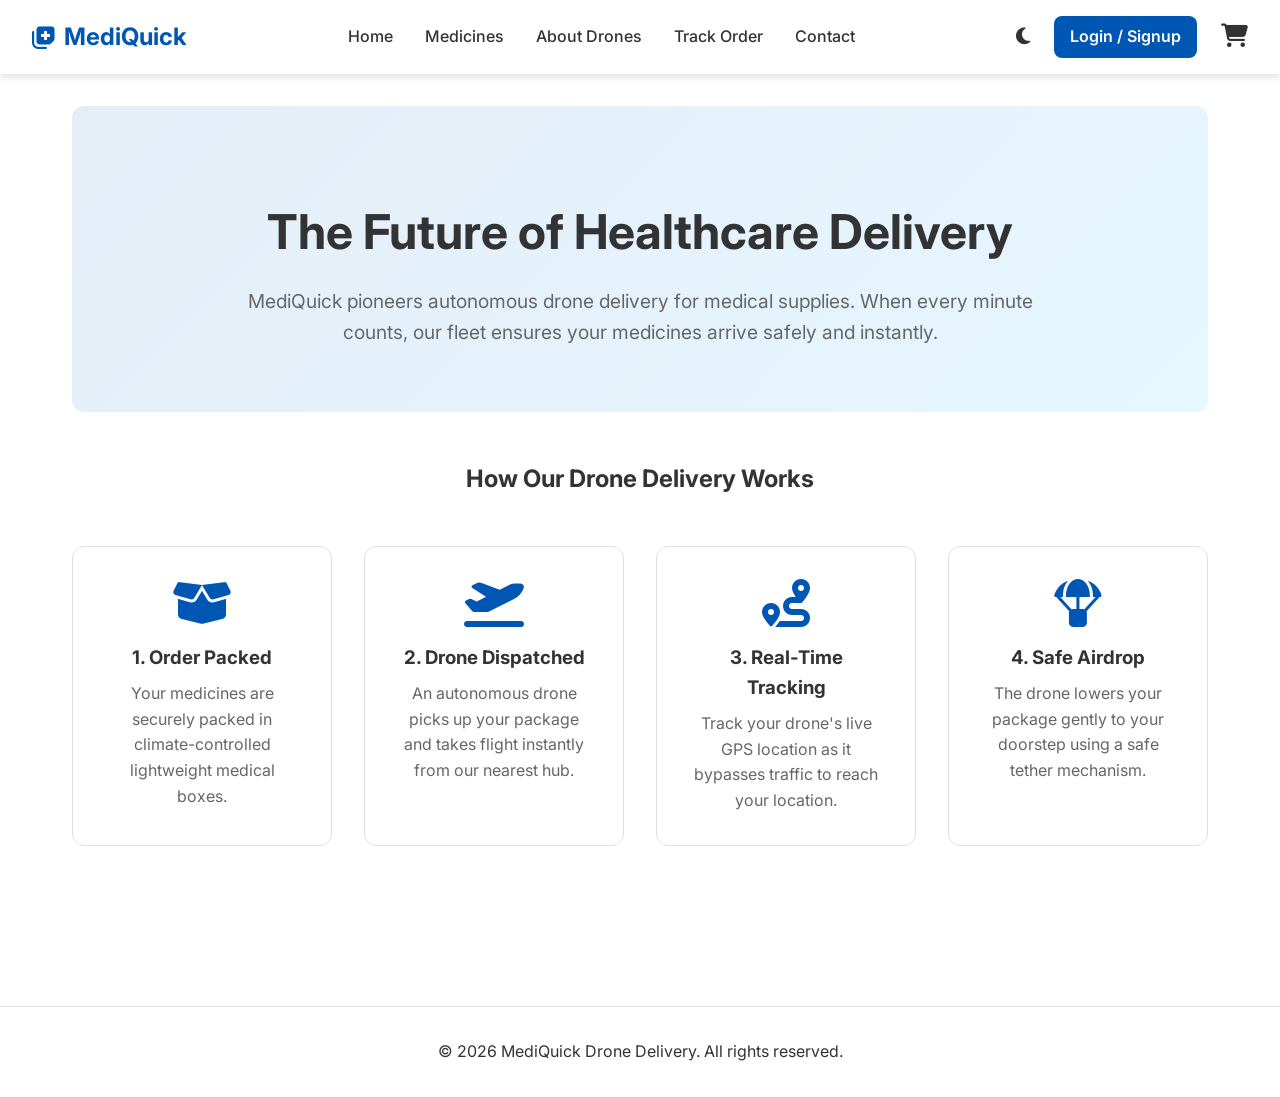
<file: about.html>
<!DOCTYPE html>
<html lang="en">
<head>
    <meta charset="UTF-8">
    <meta name="viewport" content="width=device-width, initial-scale=1.0">
    <title>About Drone Delivery - MediQuick</title>
    <link rel="stylesheet" href="https://cdnjs.cloudflare.com/ajax/libs/font-awesome/6.4.0/css/all.min.css">
    <link href="https://fonts.googleapis.com/css2?family=Inter:wght@400;500;600;700&display=swap" rel="stylesheet">
    <link rel="stylesheet" href="css/style.css">
</head>
<body>
    <nav class="navbar">
        <a href="index.html" class="logo">
            <i class="fas fa-notes-medical"></i> MediQuick
        </a>
        <div class="menu-toggle" id="mobile-menu">
            <i class="fas fa-bars"></i>
        </div>
        <div class="nav-links" id="nav-links">
            <a href="index.html">Home</a>
            <a href="products.html">Medicines</a>
            <a href="about.html">About Drones</a>
            <a href="track.html">Track Order</a>
            <a href="contact.html">Contact</a>
        </div>
        <div class="nav-icons">
            <div id="theme-toggle" class="theme-toggle"><i class="fas fa-moon"></i></div>
            <div id="login-link"></div>
            <a href="cart.html" class="cart-icon-container">
                <i class="fas fa-shopping-cart" style="font-size: 1.5rem;"></i>
                <span class="cart-count">0</span>
            </a>
        </div>
    </nav>

    <div class="container">
        <section class="hero" style="text-align: center; flex-direction: column; padding: 4rem 2rem;">
            <i class="fas fa-drone" style="font-size: 5rem; color: var(--primary-color); margin-bottom: 1.5rem;"></i>
            <h1 style="font-size: 3rem; margin-bottom: 1rem;">The Future of Healthcare Delivery</h1>
            <p style="font-size: 1.2rem; max-width: 800px; margin: 0 auto; color: var(--text-light);">MediQuick pioneers autonomous drone delivery for medical supplies. When every minute counts, our fleet ensures your medicines arrive safely and instantly.</p>
        </section>

        <h2 style="text-align: center; margin-bottom: 3rem;">How Our Drone Delivery Works</h2>
        <div class="products-grid" style="margin-bottom: 4rem;">
            <div class="feature-box">
                <i class="fas fa-box-open feature-icon"></i>
                <h3>1. Order Packed</h3>
                <p style="color: var(--text-light);">Your medicines are securely packed in climate-controlled lightweight medical boxes.</p>
            </div>
            <div class="feature-box">
                <i class="fas fa-plane-departure feature-icon"></i>
                <h3>2. Drone Dispatched</h3>
                <p style="color: var(--text-light);">An autonomous drone picks up your package and takes flight instantly from our nearest hub.</p>
            </div>
            <div class="feature-box">
                <i class="fas fa-route feature-icon"></i>
                <h3>3. Real-Time Tracking</h3>
                <p style="color: var(--text-light);">Track your drone's live GPS location as it bypasses traffic to reach your location.</p>
            </div>
            <div class="feature-box">
                <i class="fas fa-parachute-box feature-icon"></i>
                <h3>4. Safe Airdrop</h3>
                <p style="color: var(--text-light);">The drone lowers your package gently to your doorstep using a safe tether mechanism.</p>
            </div>
        </div>
    </div>

    <footer>
        <p>&copy; 2026 MediQuick Drone Delivery. All rights reserved.</p>
    </footer>

    <div id="toast-container"></div>
    <div id="spinner-overlay">
        <div class="spinner"></div>
    </div>

    <script src="js/products.js"></script>
    <script src="js/script.js"></script>
</body>
</html>
</file>
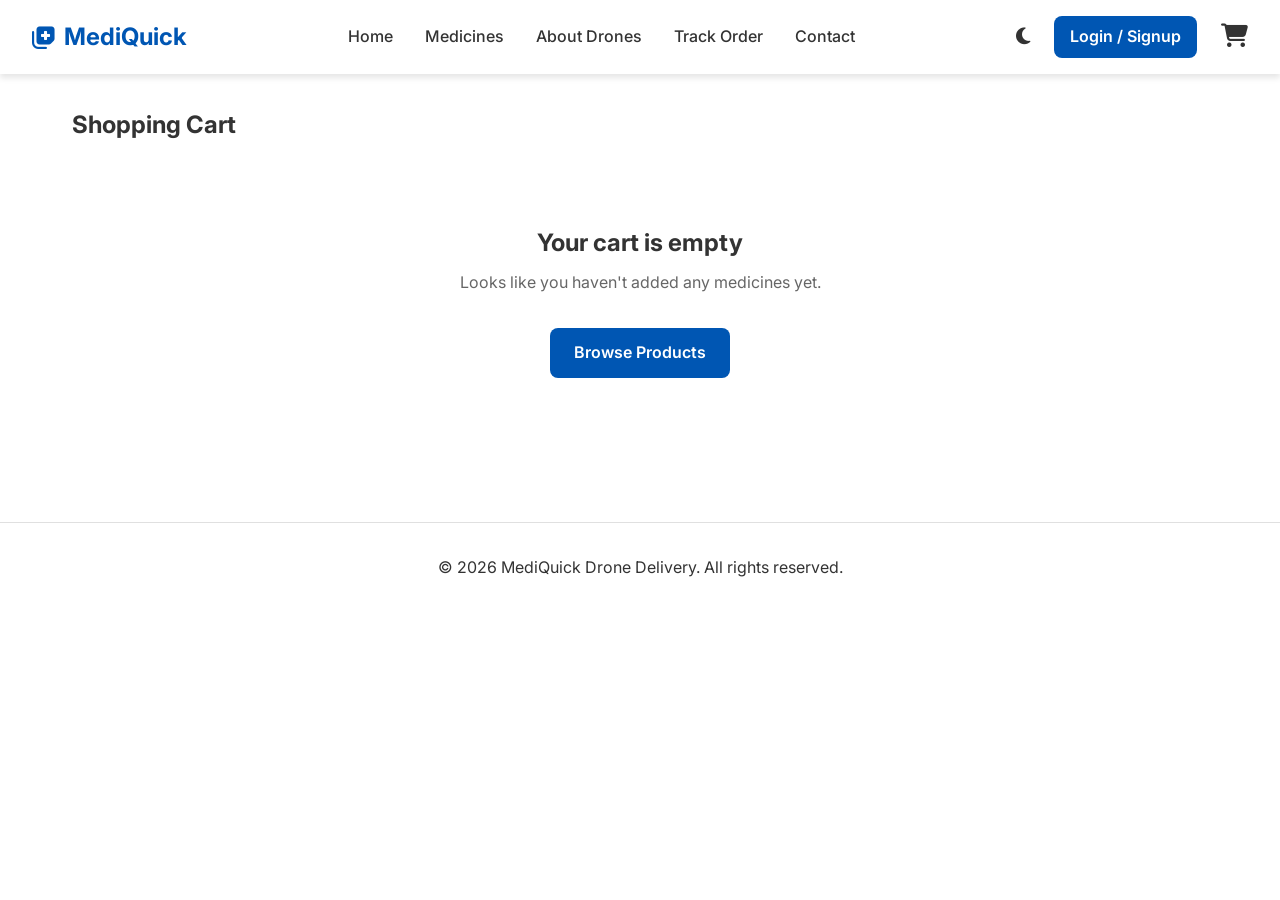
<file: checkout.html>
<!DOCTYPE html>
<html lang="en">
<head>
    <meta charset="UTF-8">
    <meta name="viewport" content="width=device-width, initial-scale=1.0">
    <title>Checkout - MediQuick</title>
    <!-- Font Awesome -->
    <link rel="stylesheet" href="https://cdnjs.cloudflare.com/ajax/libs/font-awesome/6.4.0/css/all.min.css">
    <!-- Google Fonts -->
    <link href="https://fonts.googleapis.com/css2?family=Inter:wght@400;500;600;700&display=swap" rel="stylesheet">
    <link rel="stylesheet" href="css/style.css">
</head>
<body>
    <nav class="navbar">
        <a href="index.html" class="logo">
            <i class="fas fa-notes-medical"></i> MediQuick
        </a>
        <div class="menu-toggle" id="mobile-menu">
            <i class="fas fa-bars"></i>
        </div>
        <div class="nav-links" id="nav-links">
            <a href="index.html">Home</a>
            <a href="products.html">Medicines</a>
            <a href="about.html">About Drones</a>
            <a href="track.html">Track Order</a>
            <a href="contact.html">Contact</a>
        </div>
        <div class="nav-icons">
            <div id="theme-toggle" class="theme-toggle"><i class="fas fa-moon"></i></div>
            <div id="login-link"></div>
            <a href="cart.html" class="cart-icon-container">
                <i class="fas fa-shopping-cart" style="font-size: 1.5rem;"></i>
                <span class="cart-count">0</span>
            </a>
        </div>
    </nav>

    <div class="container">
        <h2>Secure Checkout</h2>
        <div class="checkout-container">
            <div class="checkout-form-section">
                <h3>Shipping Information</h3>
                <form id="checkout-form">
                    <div class="form-group">
                        <label for="checkout-name">Full Name</label>
                        <input type="text" id="checkout-name" class="form-control" required placeholder="John Doe">
                    </div>
                    <div class="form-group">
                        <label for="checkout-email">Email Address</label>
                        <input type="email" id="checkout-email" class="form-control" required placeholder="john@example.com">
                    </div>
                    <div class="form-group">
                        <label for="checkout-phone">Phone Number</label>
                        <input type="tel" id="checkout-phone" class="form-control" required placeholder="+1 234 567 8900">
                    </div>
                    <div class="form-group">
                        <label for="checkout-address">Delivery Address</label>
                        <textarea id="checkout-address" class="form-control" rows="3" required placeholder="123 Health Ave, Medical City..."></textarea>
                    </div>
                    
                    <h3 style="margin-top: 2rem;">Payment Method</h3>
                    <div class="form-group">
                        <div style="border: 1px solid var(--border-color); padding: 1rem; border-radius: 8px; margin-bottom: 1rem;">
                            <label style="margin: 0; font-weight: normal; cursor: pointer; display: flex; align-items: center; gap: 0.5rem;">
                                <input type="radio" name="payment" checked>
                                Credit / Debit Card (Simulated)
                            </label>
                        </div>
                    </div>
                    
                    <button type="submit" class="btn btn-primary" style="width: 100%; font-size: 1.1rem; padding: 1rem;">Place Order & Pay</button>
                </form>
            </div>
            
            <div class="checkout-summary-section">
                <div id="checkout-summary" class="cart-summary">
                    <!-- Populated by JS -->
                </div>
            </div>
        </div>
    </div>

    <footer>
        <p>&copy; 2026 MediQuick Drone Delivery. All rights reserved.</p>
    </footer>

    <div id="toast-container"></div>
    <div id="spinner-overlay">
        <div class="spinner"></div>
    </div>

    <script src="js/products.js"></script>
    <script src="js/script.js"></script>
</body>
</html>
</file>
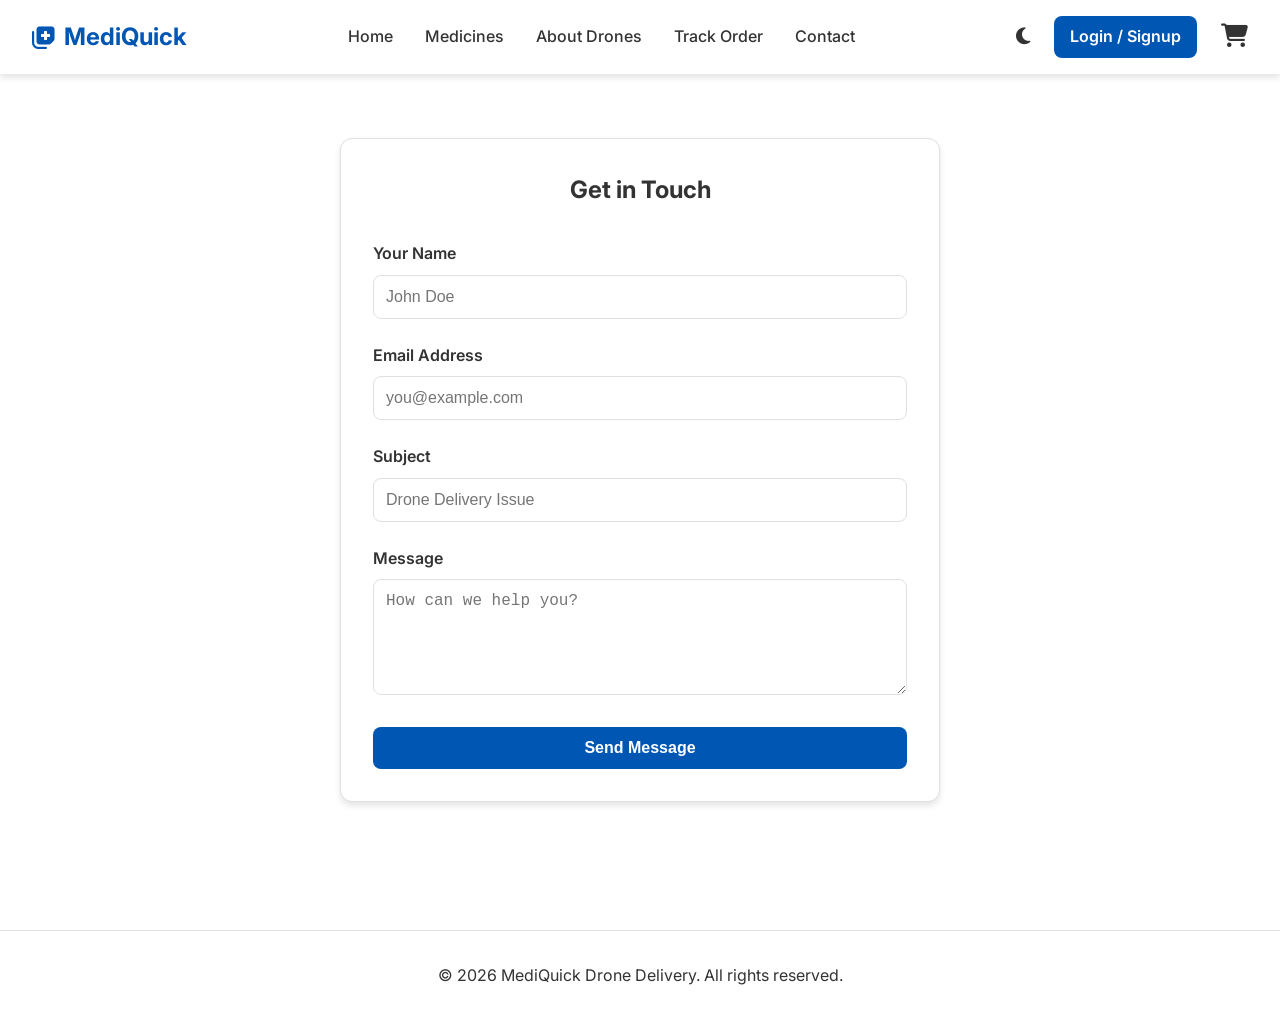
<file: contact.html>
<!DOCTYPE html>
<html lang="en">
<head>
    <meta charset="UTF-8">
    <meta name="viewport" content="width=device-width, initial-scale=1.0">
    <title>Contact Us - MediQuick</title>
    <link rel="stylesheet" href="https://cdnjs.cloudflare.com/ajax/libs/font-awesome/6.4.0/css/all.min.css">
    <link href="https://fonts.googleapis.com/css2?family=Inter:wght@400;500;600;700&display=swap" rel="stylesheet">
    <link rel="stylesheet" href="css/style.css">
</head>
<body>
    <nav class="navbar">
        <a href="index.html" class="logo">
            <i class="fas fa-notes-medical"></i> MediQuick
        </a>
        <div class="menu-toggle" id="mobile-menu">
            <i class="fas fa-bars"></i>
        </div>
        <div class="nav-links" id="nav-links">
            <a href="index.html">Home</a>
            <a href="products.html">Medicines</a>
            <a href="about.html">About Drones</a>
            <a href="track.html">Track Order</a>
            <a href="contact.html">Contact</a>
        </div>
        <div class="nav-icons">
            <div id="theme-toggle" class="theme-toggle"><i class="fas fa-moon"></i></div>
            <div id="login-link"></div>
            <a href="cart.html" class="cart-icon-container">
                <i class="fas fa-shopping-cart" style="font-size: 1.5rem;"></i>
                <span class="cart-count">0</span>
            </a>
        </div>
    </nav>

    <div class="container">
        <div class="auth-container" style="max-width: 600px; margin: 2rem auto;">
            <h2 style="text-align: center; margin-bottom: 2rem;">Get in Touch</h2>
            <form id="contact-form">
                <div class="form-group">
                    <label>Your Name</label>
                    <input type="text" class="form-control" required placeholder="John Doe">
                </div>
                <div class="form-group">
                    <label>Email Address</label>
                    <input type="email" class="form-control" required placeholder="you@example.com">
                </div>
                <div class="form-group">
                    <label>Subject</label>
                    <input type="text" class="form-control" required placeholder="Drone Delivery Issue">
                </div>
                <div class="form-group">
                    <label>Message</label>
                    <textarea class="form-control" rows="5" required placeholder="How can we help you?"></textarea>
                </div>
                <button type="submit" class="btn btn-primary" style="width: 100%;">Send Message</button>
            </form>
        </div>
    </div>

    <footer>
        <p>&copy; 2026 MediQuick Drone Delivery. All rights reserved.</p>
    </footer>

    <div id="toast-container"></div>
    <div id="spinner-overlay">
        <div class="spinner"></div>
    </div>

    <script src="js/products.js"></script>
    <script src="js/script.js"></script>
</body>
</html>
</file>
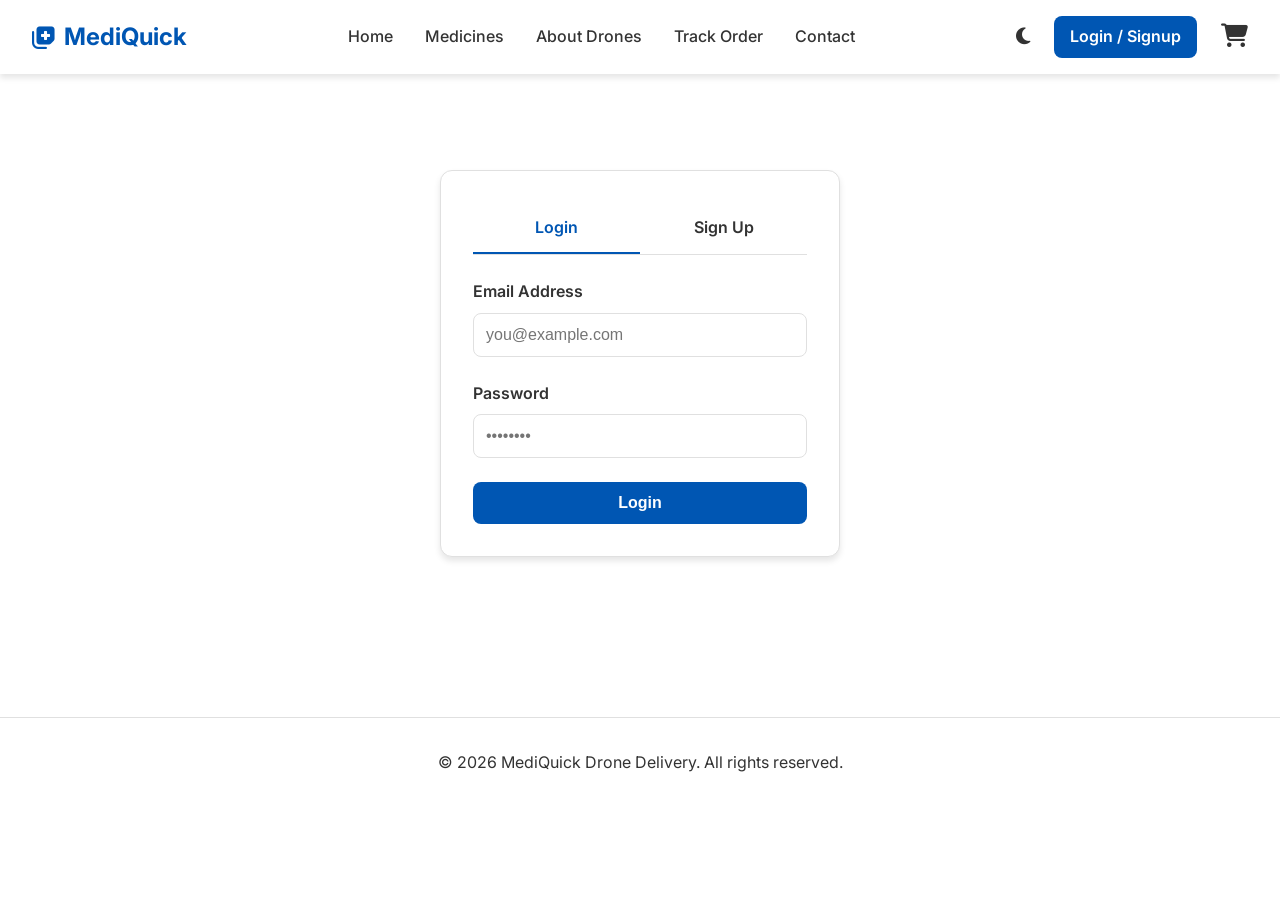
<file: login.html>
<!DOCTYPE html>
<html lang="en">
<head>
    <meta charset="UTF-8">
    <meta name="viewport" content="width=device-width, initial-scale=1.0">
    <title>Login - MediQuick</title>
    <!-- Font Awesome -->
    <link rel="stylesheet" href="https://cdnjs.cloudflare.com/ajax/libs/font-awesome/6.4.0/css/all.min.css">
    <!-- Google Fonts -->
    <link href="https://fonts.googleapis.com/css2?family=Inter:wght@400;500;600;700&display=swap" rel="stylesheet">
    <link rel="stylesheet" href="css/style.css">
</head>
<body>
    <nav class="navbar">
        <a href="index.html" class="logo">
            <i class="fas fa-notes-medical"></i> MediQuick
        </a>
        <div class="menu-toggle" id="mobile-menu">
            <i class="fas fa-bars"></i>
        </div>
        <div class="nav-links" id="nav-links">
            <a href="index.html">Home</a>
            <a href="products.html">Medicines</a>
            <a href="about.html">About Drones</a>
            <a href="track.html">Track Order</a>
            <a href="contact.html">Contact</a>
        </div>
        <div class="nav-icons">
            <div id="theme-toggle" class="theme-toggle"><i class="fas fa-moon"></i></div>
            <div id="login-link"></div>
            <a href="cart.html" class="cart-icon-container">
                <i class="fas fa-shopping-cart" style="font-size: 1.5rem;"></i>
                <span class="cart-count">0</span>
            </a>
        </div>
    </nav>

    <div class="container">
        <div class="auth-container">
            <div class="auth-tabs">
                <div class="auth-tab active" id="tab-login">Login</div>
                <div class="auth-tab" id="tab-signup">Sign Up</div>
            </div>
            
            <form id="form-login">
                <div class="form-group">
                    <label for="login-email">Email Address</label>
                    <input type="email" id="login-email" class="form-control" required placeholder="you@example.com">
                </div>
                <div class="form-group">
                    <label for="login-password">Password</label>
                    <input type="password" id="login-password" class="form-control" required placeholder="••••••••">
                </div>
                <button type="submit" class="btn btn-primary" style="width: 100%;">Login</button>
            </form>

            <form id="form-signup" style="display: none;">
                <div class="form-group">
                    <label for="signup-name">Full Name</label>
                    <input type="text" id="signup-name" class="form-control" required placeholder="John Doe">
                </div>
                <div class="form-group">
                    <label for="signup-email">Email Address</label>
                    <input type="email" id="signup-email" class="form-control" required placeholder="you@example.com">
                </div>
                <div class="form-group">
                    <label for="signup-password">Password</label>
                    <input type="password" id="signup-password" class="form-control" required placeholder="••••••••">
                </div>
                <button type="submit" class="btn btn-primary" style="width: 100%;">Create Account</button>
            </form>
        </div>
    </div>

    <footer>
        <p>&copy; 2026 MediQuick Drone Delivery. All rights reserved.</p>
    </footer>

    <div id="toast-container"></div>
    <div id="spinner-overlay">
        <div class="spinner"></div>
    </div>

    <script src="js/products.js"></script>
    <script src="js/script.js"></script>
</body>
</html>
</file>
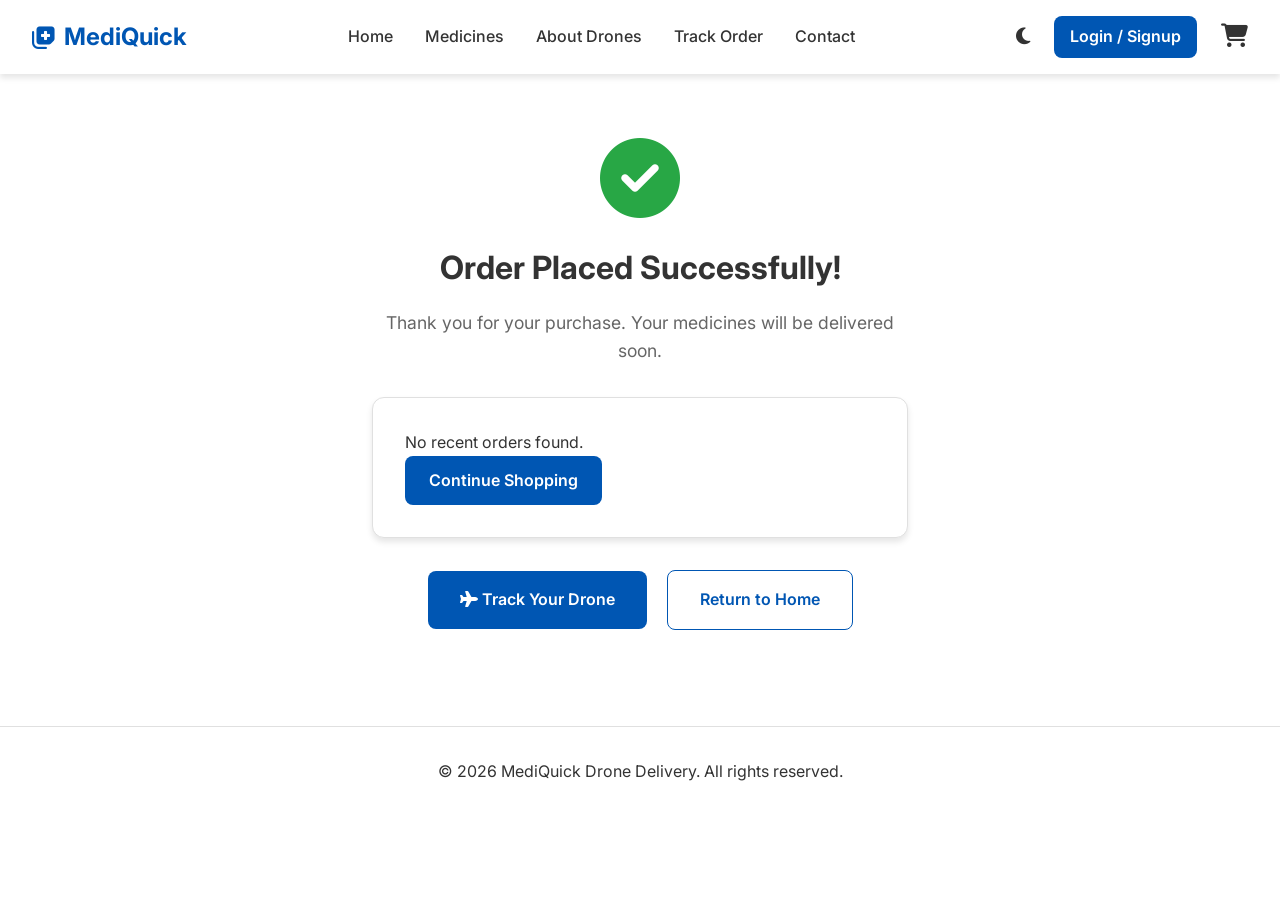
<file: success.html>
<!DOCTYPE html>
<html lang="en">
<head>
    <meta charset="UTF-8">
    <meta name="viewport" content="width=device-width, initial-scale=1.0">
    <title>Order Success - MediQuick</title>
    <!-- Font Awesome -->
    <link rel="stylesheet" href="https://cdnjs.cloudflare.com/ajax/libs/font-awesome/6.4.0/css/all.min.css">
    <!-- Google Fonts -->
    <link href="https://fonts.googleapis.com/css2?family=Inter:wght@400;500;600;700&display=swap" rel="stylesheet">
    <link rel="stylesheet" href="css/style.css">
</head>
<body>
    <nav class="navbar">
        <a href="index.html" class="logo">
            <i class="fas fa-notes-medical"></i> MediQuick
        </a>
        <div class="menu-toggle" id="mobile-menu">
            <i class="fas fa-bars"></i>
        </div>
        <div class="nav-links" id="nav-links">
            <a href="index.html">Home</a>
            <a href="products.html">Medicines</a>
            <a href="about.html">About Drones</a>
            <a href="track.html">Track Order</a>
            <a href="contact.html">Contact</a>
        </div>
        <div class="nav-icons">
            <div id="theme-toggle" class="theme-toggle"><i class="fas fa-moon"></i></div>
            <div id="login-link"></div>
            <a href="cart.html" class="cart-icon-container">
                <i class="fas fa-shopping-cart" style="font-size: 1.5rem;"></i>
                <span class="cart-count">0</span>
            </a>
        </div>
    </nav>

    <div class="container" style="text-align: center; max-width: 600px;">
        <i class="fas fa-check-circle" style="font-size: 5rem; color: var(--success-color); margin-bottom: 1.5rem; margin-top: 2rem;"></i>
        <h1 style="margin-bottom: 1rem;">Order Placed Successfully!</h1>
        <p style="font-size: 1.1rem; color: var(--text-light); margin-bottom: 2rem;">Thank you for your purchase. Your medicines will be delivered soon.</p>
        
        <div style="background-color: var(--card-bg); border: 1px solid var(--border-color); border-radius: 12px; padding: 2rem; text-align: left; margin-bottom: 2rem; box-shadow: var(--shadow);">
            <div id="order-details">
                <!-- Populated by JS -->
            </div>
        </div>

        <div style="margin-top: 2rem;">
            <a href="track.html" class="btn btn-primary" style="padding: 1rem 2rem; margin-right: 1rem;"><i class="fas fa-plane"></i> Track Your Drone</a>
            <a href="index.html" class="btn" style="padding: 1rem 2rem; border: 1px solid var(--primary-color); color: var(--primary-color);">Return to Home</a>
        </div>
    </div>

    <footer>
        <p>&copy; 2026 MediQuick Drone Delivery. All rights reserved.</p>
    </footer>

    <div id="toast-container"></div>
    <div id="spinner-overlay">
        <div class="spinner"></div>
    </div>

    <script src="js/products.js"></script>
    <script src="js/script.js"></script>
</body>
</html>
</file>
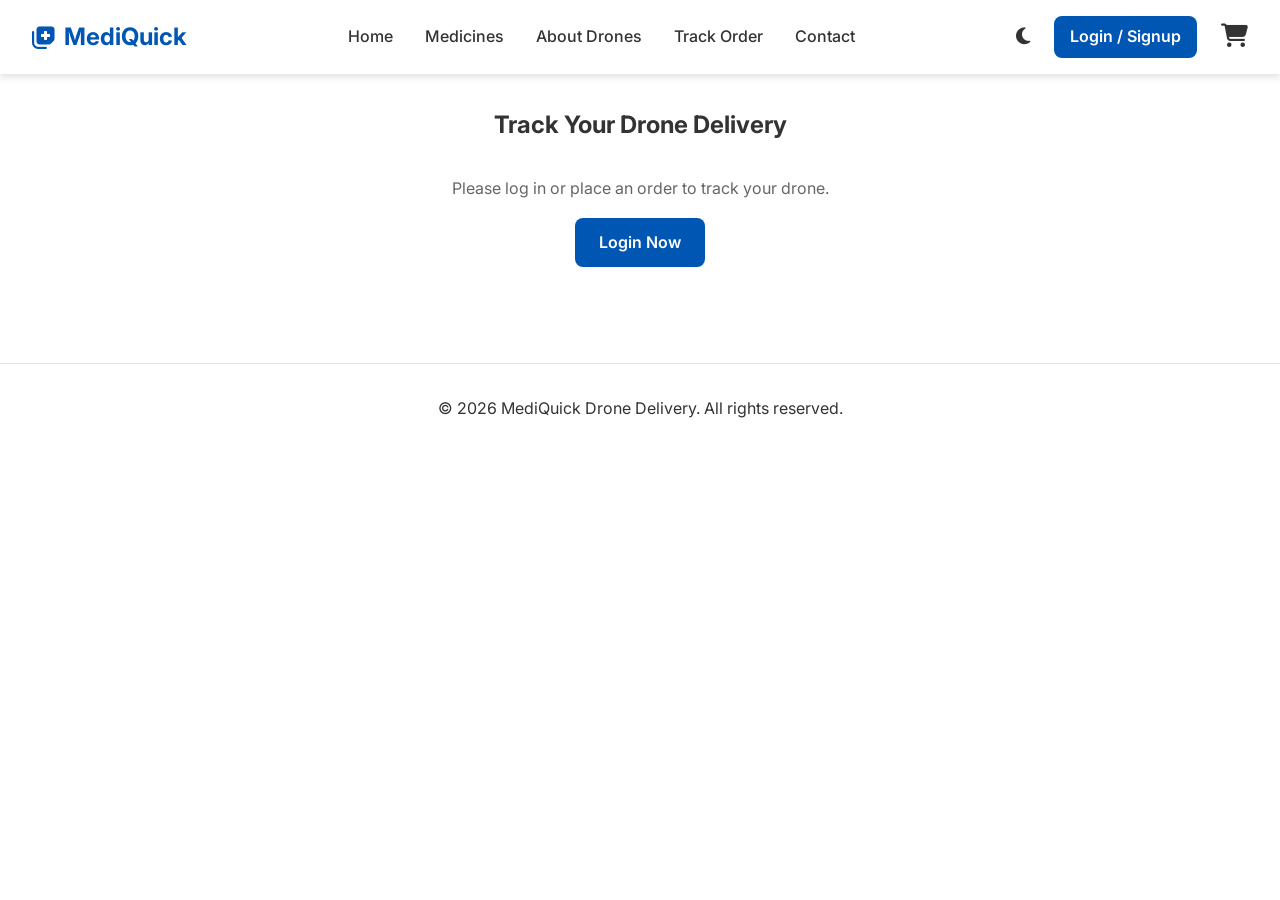
<file: track.html>
<!DOCTYPE html>
<html lang="en">
<head>
    <meta charset="UTF-8">
    <meta name="viewport" content="width=device-width, initial-scale=1.0">
    <title>Track Drone - MediQuick</title>
    <link rel="stylesheet" href="https://cdnjs.cloudflare.com/ajax/libs/font-awesome/6.4.0/css/all.min.css">
    <link href="https://fonts.googleapis.com/css2?family=Inter:wght@400;500;600;700&display=swap" rel="stylesheet">
    <link rel="stylesheet" href="css/style.css">
</head>
<body>
    <nav class="navbar">
        <a href="index.html" class="logo">
            <i class="fas fa-notes-medical"></i> MediQuick
        </a>
        <div class="menu-toggle" id="mobile-menu">
            <i class="fas fa-bars"></i>
        </div>
        <div class="nav-links" id="nav-links">
            <a href="index.html">Home</a>
            <a href="products.html">Medicines</a>
            <a href="about.html">About Drones</a>
            <a href="track.html">Track Order</a>
            <a href="contact.html">Contact</a>
        </div>
        <div class="nav-icons">
            <div id="theme-toggle" class="theme-toggle"><i class="fas fa-moon"></i></div>
            <div id="login-link"></div>
            <a href="cart.html" class="cart-icon-container">
                <i class="fas fa-shopping-cart" style="font-size: 1.5rem;"></i>
                <span class="cart-count">0</span>
            </a>
        </div>
    </nav>

    <div class="container">
        <h2 style="text-align: center; margin-bottom: 2rem;">Track Your Drone Delivery</h2>
        
        <div id="track-login-message" style="text-align: center; display: none;">
            <p style="margin-bottom: 1rem; color: var(--text-light);">Please log in or place an order to track your drone.</p>
            <a href="login.html" class="btn btn-primary">Login Now</a>
        </div>

        <div id="track-content" style="display: none;">
            <div class="tracking-container">
                <div style="display: flex; justify-content: space-between; align-items: center; margin-bottom: 2rem;">
                    <div>
                        <h3 id="track-order-id">Order #---</h3>
                        <p style="color: var(--text-light);" id="track-order-date">Date: ---</p>
                    </div>
                    <div style="text-align: right;">
                        <h4 style="color: var(--primary-color);">Estimated Arrival</h4>
                        <h2 id="track-eta">In 12 mins</h2>
                    </div>
                </div>

                <div class="tracking-status">
                    <div class="tracking-step completed" id="step-1">
                        <div class="step-icon"><i class="fas fa-clipboard-check"></i></div>
                        <p>Order Placed</p>
                    </div>
                    <div class="tracking-step active" id="step-2">
                        <div class="step-icon"><i class="fas fa-box"></i></div>
                        <p>Packed</p>
                    </div>
                    <div class="tracking-step" id="step-3">
                        <div class="step-icon"><i class="fas fa-plane"></i></div>
                        <p>Drone En Route</p>
                    </div>
                    <div class="tracking-step" id="step-4">
                        <div class="step-icon"><i class="fas fa-home"></i></div>
                        <p>Delivered</p>
                    </div>
                </div>

                <div style="background: var(--bg-color); border: 1px solid var(--border-color); border-radius: 8px; height: 300px; display: flex; align-items: center; justify-content: center; position: relative; overflow: hidden;">
                    <iframe width="100%" height="100%" frameborder="0" scrolling="no" marginheight="0" marginwidth="0" src="https://maps.google.com/maps?q=pharmacy&t=&z=13&ie=UTF8&iwloc=&output=embed" style="opacity: 0.7;"></iframe>
                    <div style="position: absolute; top: 50%; left: 50%; transform: translate(-50%, -50%); background: white; padding: 1rem; border-radius: 50%; box-shadow: 0 0 15px rgba(0,0,0,0.2); animation: pulse 2s infinite;">
                        <i class="fas fa-plane" style="color: var(--primary-color); font-size: 2rem;"></i>
                    </div>
                </div>
                <style>
                    @keyframes pulse {
                        0% { box-shadow: 0 0 0 0 rgba(0, 86, 179, 0.4); }
                        70% { box-shadow: 0 0 0 20px rgba(0, 86, 179, 0); }
                        100% { box-shadow: 0 0 0 0 rgba(0, 86, 179, 0); }
                    }
                </style>
            </div>
        </div>
    </div>

    <footer>
        <p>&copy; 2026 MediQuick Drone Delivery. All rights reserved.</p>
    </footer>

    <div id="toast-container"></div>
    <div id="spinner-overlay">
        <div class="spinner"></div>
    </div>

    <script src="js/products.js"></script>
    <script src="js/script.js"></script>
</body>
</html>
</file>
<file: css/style.css>
/* Base Variables */
:root {
    --primary-color: #0056b3;
    --primary-hover: #004494;
    --secondary-color: #f8f9fa;
    --text-color: #333333;
    --text-light: #666666;
    --bg-color: #ffffff;
    --card-bg: #ffffff;
    --border-color: #e0e0e0;
    --success-color: #28a745;
    --danger-color: #dc3545;
    --shadow: 0 4px 6px rgba(0,0,0,0.1);
    --transition: all 0.3s ease;
    --font-family: 'Inter', sans-serif;
}

/* Dark Mode Variables */
[data-theme="dark"] {
    --primary-color: #3b82f6;
    --primary-hover: #60a5fa;
    --secondary-color: #1f2937;
    --text-color: #f3f4f6;
    --text-light: #9ca3af;
    --bg-color: #111827;
    --card-bg: #1f2937;
    --border-color: #374151;
    --shadow: 0 4px 6px rgba(0,0,0,0.3);
}

* {
    margin: 0;
    padding: 0;
    box-sizing: border-box;
}

body {
    font-family: var(--font-family);
    background-color: var(--bg-color);
    color: var(--text-color);
    line-height: 1.6;
    transition: var(--transition);
}

a {
    text-decoration: none;
    color: inherit;
}

ul {
    list-style: none;
}

/* Typography */
h1, h2, h3, h4, h5, h6 {
    font-weight: 700;
    margin-bottom: 0.5rem;
}

/* Button */
.btn {
    display: inline-block;
    padding: 0.75rem 1.5rem;
    border: none;
    border-radius: 8px;
    cursor: pointer;
    font-weight: 600;
    font-size: 1rem;
    text-align: center;
    transition: var(--transition);
}

.btn-primary {
    background-color: var(--primary-color);
    color: #fff;
}

.btn-primary:hover {
    background-color: var(--primary-hover);
    transform: translateY(-2px);
    box-shadow: var(--shadow);
}

.btn-danger {
    background-color: var(--danger-color);
    color: #fff;
}

.btn-danger:hover {
    background-color: #c82333;
}

/* Navbar */
.navbar {
    background-color: var(--card-bg);
    box-shadow: var(--shadow);
    position: sticky;
    top: 0;
    z-index: 1000;
    padding: 1rem 2rem;
    display: flex;
    justify-content: space-between;
    align-items: center;
    transition: var(--transition);
}

.menu-toggle {
    display: none;
    font-size: 1.5rem;
    cursor: pointer;
    color: var(--primary-color);
}

.logo {
    font-size: 1.5rem;
    font-weight: 700;
    color: var(--primary-color);
    display: flex;
    align-items: center;
    gap: 0.5rem;
}

.nav-links {
    display: flex;
    gap: 2rem;
    align-items: center;
}

.nav-links a {
    font-weight: 500;
    transition: var(--transition);
}

.nav-links a:hover {
    color: var(--primary-color);
}

.nav-icons {
    display: flex;
    gap: 1.5rem;
    align-items: center;
}

.cart-icon-container {
    position: relative;
    cursor: pointer;
}

.cart-count {
    position: absolute;
    top: -8px;
    right: -10px;
    background-color: var(--danger-color);
    color: #fff;
    font-size: 0.75rem;
    font-weight: bold;
    padding: 0.1rem 0.4rem;
    border-radius: 50%;
}

.theme-toggle {
    cursor: pointer;
    font-size: 1.2rem;
}

/* Container */
.container {
    max-width: 1200px;
    margin: 0 auto;
    padding: 2rem;
}

/* Hero Section */
.hero {
    display: flex;
    align-items: center;
    justify-content: space-between;
    padding: 4rem 2rem;
    background: linear-gradient(135deg, rgba(0,86,179,0.1), rgba(0,174,255,0.1));
    border-radius: 12px;
    margin-bottom: 3rem;
}

.hero-content {
    max-width: 50%;
}

.hero-content h1 {
    font-size: 3rem;
    color: var(--primary-color);
    margin-bottom: 1rem;
}

.hero-image img {
    max-width: 100%;
    border-radius: 12px;
}

/* Product Cards */
.products-grid {
    display: grid;
    grid-template-columns: repeat(auto-fill, minmax(250px, 1fr));
    gap: 2rem;
}

.product-card {
    background-color: var(--card-bg);
    border: 1px solid var(--border-color);
    border-radius: 12px;
    padding: 1.5rem;
    text-align: center;
    transition: var(--transition);
    display: flex;
    flex-direction: column;
}

.product-card:hover {
    transform: translateY(-5px);
    box-shadow: var(--shadow);
}

.product-img {
    width: 100%;
    height: 200px;
    object-fit: contain;
    margin-bottom: 1rem;
    border-radius: 8px;
}

.product-category {
    font-size: 0.8rem;
    text-transform: uppercase;
    color: var(--text-light);
    margin-bottom: 0.5rem;
}

.product-title {
    font-size: 1.2rem;
    margin-bottom: 0.5rem;
    flex-grow: 1;
}

.product-price {
    font-size: 1.25rem;
    font-weight: 700;
    color: var(--primary-color);
    margin-bottom: 1rem;
}

/* Search and Filter */
.filters-container {
    display: flex;
    gap: 1rem;
    margin-bottom: 2rem;
    flex-wrap: wrap;
}

.search-input {
    flex-grow: 1;
    padding: 0.75rem 1rem;
    border: 1px solid var(--border-color);
    border-radius: 8px;
    background-color: var(--card-bg);
    color: var(--text-color);
    font-size: 1rem;
}

.category-select {
    padding: 0.75rem 1rem;
    border: 1px solid var(--border-color);
    border-radius: 8px;
    background-color: var(--card-bg);
    color: var(--text-color);
    font-size: 1rem;
}

/* Product Detail */
.product-detail-container {
    display: flex;
    gap: 3rem;
    margin-top: 2rem;
}

.product-detail-image {
    flex: 1;
}

.product-detail-image img {
    width: 100%;
    border-radius: 12px;
    object-fit: cover;
}

.product-detail-info {
    flex: 1;
    display: flex;
    flex-direction: column;
    justify-content: center;
}

.product-detail-price {
    font-size: 2rem;
    font-weight: 700;
    color: var(--primary-color);
    margin: 1rem 0;
}

/* Cart Page */
.cart-container {
    display: flex;
    gap: 2rem;
    margin-top: 2rem;
}

.cart-items {
    flex: 2;
}

.cart-item {
    display: flex;
    align-items: center;
    justify-content: space-between;
    padding: 1rem;
    background-color: var(--card-bg);
    border: 1px solid var(--border-color);
    border-radius: 12px;
    margin-bottom: 1rem;
}

.cart-item-img {
    width: 80px;
    height: 80px;
    object-fit: cover;
    border-radius: 8px;
}

.cart-item-info {
    flex-grow: 1;
    margin-left: 1rem;
}

.cart-item-controls {
    display: flex;
    align-items: center;
    gap: 1rem;
}

.qty-btn {
    background-color: var(--secondary-color);
    border: 1px solid var(--border-color);
    color: var(--text-color);
    width: 30px;
    height: 30px;
    border-radius: 4px;
    cursor: pointer;
    font-weight: bold;
}

.cart-summary {
    flex: 1;
    background-color: var(--card-bg);
    padding: 1.5rem;
    border-radius: 12px;
    border: 1px solid var(--border-color);
    height: fit-content;
}

.cart-summary-row {
    display: flex;
    justify-content: space-between;
    margin-bottom: 1rem;
    font-size: 1.1rem;
}

.cart-summary-total {
    font-weight: 700;
    font-size: 1.3rem;
    border-top: 1px solid var(--border-color);
    padding-top: 1rem;
}

.empty-cart {
    text-align: center;
    padding: 3rem;
}

/* Forms */
.form-group {
    margin-bottom: 1.5rem;
}

.form-group label {
    display: block;
    margin-bottom: 0.5rem;
    font-weight: 600;
}

.form-control {
    width: 100%;
    padding: 0.75rem;
    border: 1px solid var(--border-color);
    border-radius: 8px;
    background-color: var(--card-bg);
    color: var(--text-color);
    font-size: 1rem;
}

/* Checkout Page */
.checkout-container {
    display: flex;
    gap: 2rem;
    margin-top: 2rem;
}

.checkout-form-section {
    flex: 2;
    background-color: var(--card-bg);
    padding: 2rem;
    border-radius: 12px;
    border: 1px solid var(--border-color);
}

.checkout-summary-section {
    flex: 1;
}

/* Authentication Page */
.auth-container {
    max-width: 400px;
    margin: 4rem auto;
    background-color: var(--card-bg);
    padding: 2rem;
    border-radius: 12px;
    box-shadow: var(--shadow);
    border: 1px solid var(--border-color);
}

.auth-tabs {
    display: flex;
    margin-bottom: 1.5rem;
    border-bottom: 1px solid var(--border-color);
}

.auth-tab {
    flex: 1;
    text-align: center;
    padding: 0.75rem;
    cursor: pointer;
    font-weight: 600;
}

.auth-tab.active {
    color: var(--primary-color);
    border-bottom: 2px solid var(--primary-color);
}

/* Footer */
footer {
    background-color: var(--card-bg);
    padding: 2rem;
    text-align: center;
    border-top: 1px solid var(--border-color);
    margin-top: 4rem;
}

/* Toast Notification */
#toast-container {
    position: fixed;
    bottom: 20px;
    right: 20px;
    z-index: 9999;
    display: flex;
    flex-direction: column;
    gap: 10px;
}

.toast {
    background-color: var(--success-color);
    color: white;
    padding: 1rem 1.5rem;
    border-radius: 8px;
    box-shadow: var(--shadow);
    transform: translateX(120%);
    opacity: 0;
    transition: transform 0.3s ease-in-out, opacity 0.3s ease-in-out;
}

.toast.show {
    transform: translateX(0);
    opacity: 1;
}

/* Spinner Overlay */
#spinner-overlay {
    position: fixed;
    top: 0; left: 0; right: 0; bottom: 0;
    background-color: rgba(0,0,0,0.5);
    display: none;
    justify-content: center;
    align-items: center;
    z-index: 10000;
}

.spinner {
    width: 50px;
    height: 50px;
    border: 5px solid var(--bg-color);
    border-top: 5px solid var(--primary-color);
    border-radius: 50%;
    animation: spin 1s linear infinite;
}

@keyframes spin {
    0% { transform: rotate(0deg); }
    100% { transform: rotate(360deg); }
}

/* Drone Tracking */
.tracking-container { max-width: 800px; margin: 2rem auto; background-color: var(--card-bg); padding: 3rem; border-radius: 12px; box-shadow: var(--shadow); }
.tracking-status { display: flex; justify-content: space-between; position: relative; margin-bottom: 3rem; margin-top: 2rem; }
.tracking-status::before { content: ''; position: absolute; top: 25px; left: 0; right: 0; height: 4px; background-color: var(--border-color); z-index: 1; }
.tracking-step { position: relative; z-index: 2; text-align: center; width: 25%; }
.step-icon { width: 50px; height: 50px; background-color: var(--card-bg); border: 4px solid var(--border-color); border-radius: 50%; display: flex; align-items: center; justify-content: center; margin: 0 auto 1rem; font-size: 1.2rem; color: var(--text-light); transition: var(--transition); }
.tracking-step.active .step-icon { border-color: var(--primary-color); color: var(--primary-color); }
.tracking-step.completed .step-icon { background-color: var(--primary-color); border-color: var(--primary-color); color: white; }
.tracking-step p { font-weight: 600; font-size: 0.9rem; }

/* About & Drone Features */
.feature-box { text-align: center; padding: 2rem; background: var(--card-bg); border-radius: 12px; border: 1px solid var(--border-color); transition: var(--transition); }
.feature-box:hover { transform: translateY(-5px); box-shadow: var(--shadow); }
.feature-icon { font-size: 3rem; color: var(--primary-color); margin-bottom: 1rem; }

/* Responsive */
@media (max-width: 768px) {
    .navbar {
        flex-wrap: wrap;
        padding: 1rem;
        align-items: center;
    }
    
    .logo {
        flex: 1;
        order: 1;
    }
    
    .nav-icons {
        order: 2;
        flex-basis: auto;
        justify-content: flex-end;
        margin-top: 0;
        margin-right: 1.5rem;
        padding-top: 0;
        border-top: none;
    }
    
    .menu-toggle {
        display: block;
        order: 3;
        margin-left: 0;
    }
    
    .nav-links {
        display: none;
        flex-basis: 100%;
        order: 4;
        flex-direction: column;
        text-align: center;
        gap: 1.5rem;
        margin-top: 1rem;
        padding-top: 1rem;
        border-top: 1px solid var(--border-color);
    }
    
    .nav-links.active {
        display: flex;
    }

    #theme-toggle, #login-link { margin: 0 auto; }
    
    .container {
        padding: 1rem;
    }
    
    .hero {
        flex-direction: column;
        text-align: center;
        padding: 2rem 1rem;
    }
    
    .hero-content {
        max-width: 100%;
        margin-bottom: 2rem;
    }
    
    .hero-content h1 {
        font-size: 2rem;
    }
    
    .product-detail-container, .cart-container, .checkout-container {
        flex-direction: column;
        gap: 1.5rem;
    }
    
    .cart-item {
        flex-direction: column;
        text-align: center;
        gap: 1rem;
    }
    
    .cart-item-info {
        margin-left: 0;
    }
    
    .tracking-container {
        padding: 1.5rem;
    }
    
    .tracking-status {
        flex-direction: column;
        align-items: flex-start;
        gap: 1.5rem;
    }
    
    .tracking-status::before {
        top: 0;
        bottom: 0;
        left: 24px;
        width: 4px;
        height: auto;
    }
    
    .tracking-step {
        width: 100%;
        display: flex;
        align-items: center;
        text-align: left;
    }
    
    .step-icon {
        margin: 0 1rem 0 0;
        min-width: 50px;
    }
    
    .search-input, .category-select {
        width: 100%;
    }
}
</file>
